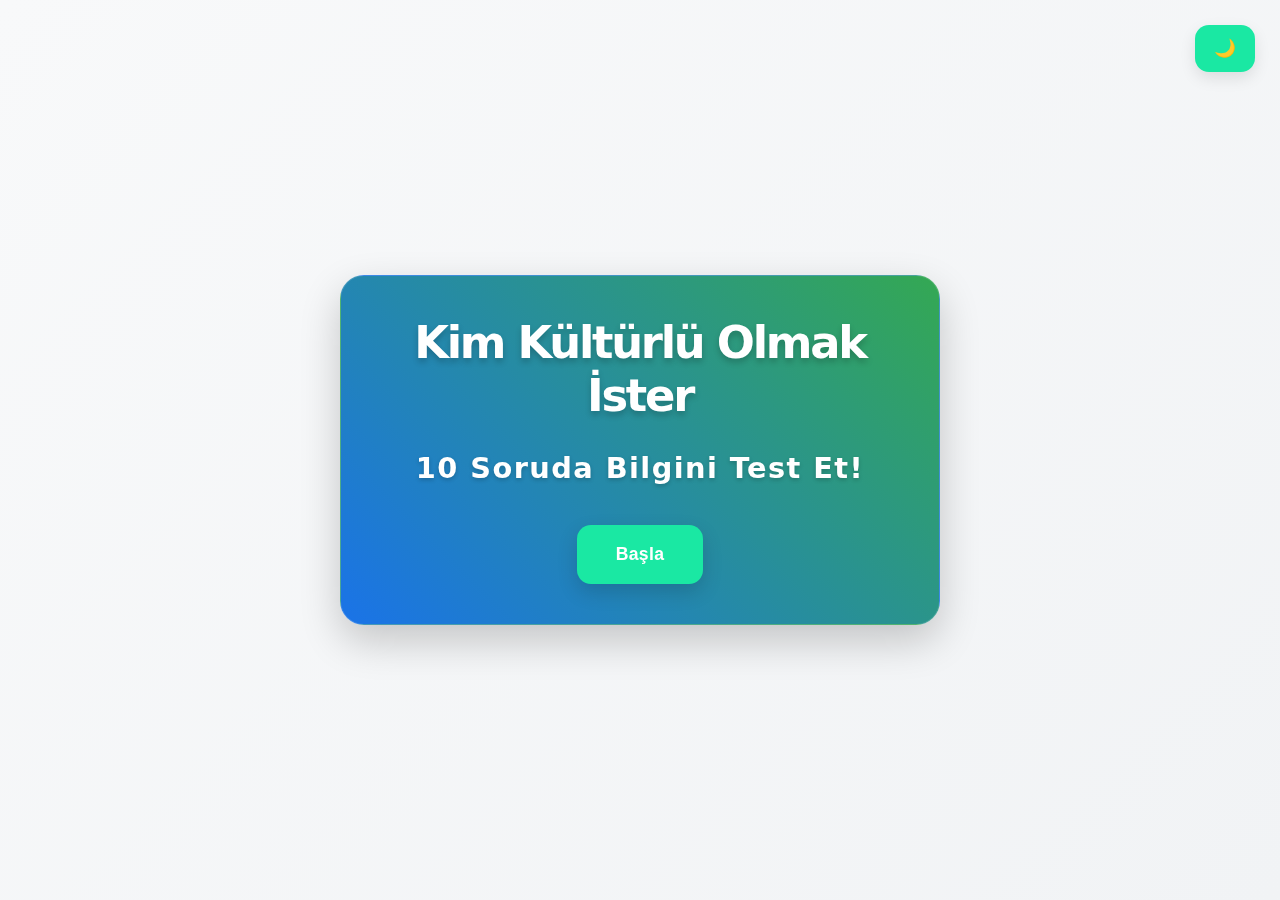
<file: index.html>
<!DOCTYPE html>
<html lang="tr">
<head>
    <meta charset="UTF-8">
    <meta name="viewport" content="width=device-width, initial-scale=1.0">
    <title>Kim Kültürlü Olmak İster</title>
    <link rel="stylesheet" href="styles.css">
</head>
<body>
    <button id="themeToggle" class="theme-btn">🌙</button>
    
    <div class="container visible">
        <div class="card home-card">
            <h1 class="title">Kim Kültürlü Olmak İster</h1>
            <p class="subtitle">10 Soruda Bilgini Test Et!</p>
            <button onclick="location.href='quiz.html'" class="primary-btn">Başla</button>
        </div>
    </div>

    <script src="app.js"></script>
</body>
</html>
</file>
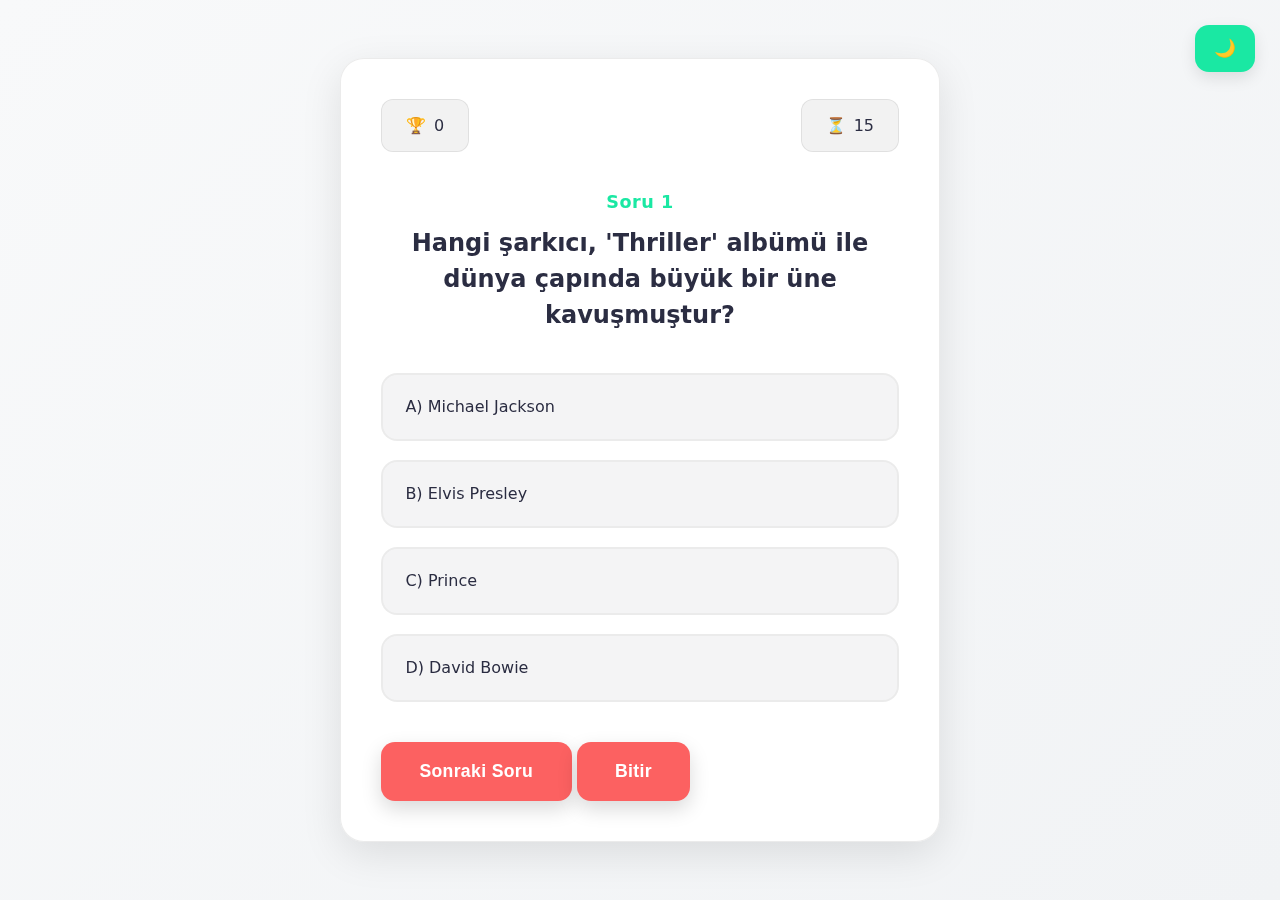
<file: quiz.html>
<!DOCTYPE html>
<html lang="tr">
<head>
    <meta charset="UTF-8">
    <meta name="viewport" content="width=device-width, initial-scale=1.0">
    <title>Quiz - Kim Kültürlü Olmak İster</title>
    <link rel="stylesheet" href="styles.css">
</head>
<body>
    <button id="themeToggle" class="theme-btn">🌙</button>
    
    <div class="container visible">
        <div class="card quiz-card">
            <div class="status-bar">
                <div class="score-box">
                    <span>🏆</span>
                    <span id="score">0</span>
                </div>
                <div class="timer-box">
                    <span>⏳</span>
                    <span id="timer">15</span>
                </div>
            </div>

            <div class="question-header">
                <span id="question-number">1. Soru</span>
                <h2 id="question"></h2>
            </div>

            <div id="options" class="options-container"></div>

            <div class="action-buttons">
                <button id="nextBtn" class="secondary-btn hidden">Sonraki Soru</button>
                <button id="finishBtn" class="secondary-btn hidden">Bitir</button>
            </div>
        </div>
    </div>

    <script src="app.js"></script>
</body>
</html>
</file>
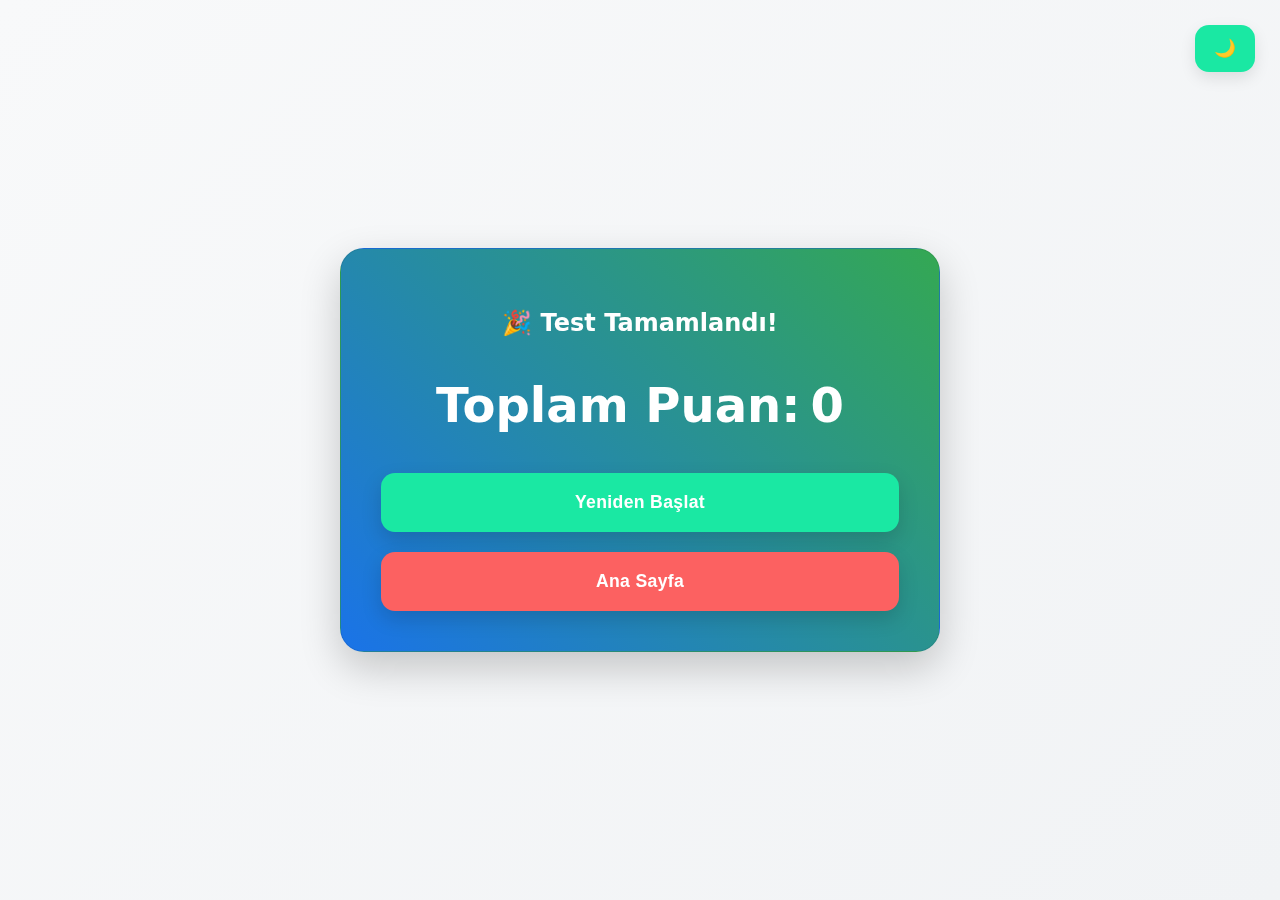
<file: result.html>
<!DOCTYPE html>
<html lang="tr">
<head>
    <meta charset="UTF-8">
    <meta name="viewport" content="width=device-width, initial-scale=1.0">
    <title>Sonuç - Kim Kültürlü Olmak İster</title>
    <link rel="stylesheet" href="styles.css">
</head>
<body>
    <button id="themeToggle" class="theme-btn">🌙</button>
    
    <div class="container visible">
        <div class="card result-card">
            <div class="result-content">
                <h2>🎉 Test Tamamlandı!</h2>
                <div class="final-score">
                    <span>Toplam Puan:</span>
                    <span id="final-score">0</span>
                </div>
                <div class="result-buttons">
                    <button onclick="location.href='quiz.html'" class="primary-btn">Yeniden Başlat</button>
                    <button onclick="location.href='index.html'" class="secondary-btn">Ana Sayfa</button>
                </div>
            </div>
        </div>
    </div>

    <script src="app.js"></script>
</body>
</html>
</file>
<file: styles.css>
:root {
    --light-bg: linear-gradient(135deg, #f8f9fa 0%, #f1f3f5 100%);
    --light-text: #2b2d42;
    --light-primary: #1ae8a3;
    --light-secondary: #fc6161;
    --light-card-bg: rgba(255, 255, 255, 0.98);
    --light-border: rgba(0, 0, 0, 0.08);
    --light-accent: #34a853;
    --light-gradient: linear-gradient(45deg, #1a73e8, #34a853);


    --dark-bg: linear-gradient(135deg, #1a1b1e 0%, #2d2f33 100%);
    --dark-text: #edf2f4;
    --dark-primary: #1ae8a3;
    --dark-secondary: #fc6161;
    --dark-card-bg: rgba(40, 42, 46, 0.98);
    --dark-border: rgba(255, 255, 255, 0.1);
    --dark-accent: #34a853;
    --dark-gradient: linear-gradient(45deg, #c0da63, #e21b1b);


    --primary-color: #007bff;
    --secondary-color: #d61d1d; 
}

body {
    font-family: 'Inter', system-ui, -apple-system, sans-serif;
    background: var(--bg-color);
    color: var(--text-color);
    margin: 0;
    min-height: 100vh;
    display: flex;
    justify-content: center;
    align-items: center;
    transition: all 0.3s ease;
}


body[data-theme="light"] {
    --bg-color: var(--light-bg);
    --text-color: var(--light-text);
    --primary-color: var(--light-primary);
    --secondary-color: var(--light-secondary);
    --card-bg: var(--light-card-bg);
    --border-color: var(--light-border);
    --accent-color: var(--light-accent);
    --gradient: var(--light-gradient);
}

body[data-theme="dark"] {
    --bg-color: var(--dark-bg);
    --text-color: var(--dark-text);
    --primary-color: var(--dark-primary);
    --secondary-color: var(--dark-secondary);
    --card-bg: var(--dark-card-bg);
    --border-color: var(--dark-border);
    --accent-color: var(--dark-accent);
    --gradient: var(--dark-gradient);
}

.container {
    width: 95%;
    max-width: 600px;
    padding: 20px;
    animation: fadeIn 0.5s ease;
}

.card {
    background: var(--card-bg);
    border-radius: 24px;
    padding: 2.5rem;
    box-shadow: 0 12px 40px rgba(0, 0, 0, 0.1);
    border: 1px solid var(--border-color);
    backdrop-filter: blur(12px);
    transition: transform 0.3s ease;
}

.card:hover {
    transform: translateY(-5px);
}

.home-card {
    background: var(--gradient);
    color: white;
    text-align: center;
    box-shadow: 0 16px 40px rgba(0, 0, 0, 0.2);
    border: 1px solid rgba(255, 255, 255, 0.15);
}

.title {
    font-size: 2.8rem;
    margin: 0 0 1.2rem 0;
    color: inherit;
    text-shadow: 0 4px 6px rgba(0, 0, 0, 0.2);
    font-weight: 700;
    letter-spacing: -0.05em;
}

.subtitle {
    font-size: 1.8rem;
    color: white;
    margin-bottom: 2.5rem;
    font-weight: 700;
    text-shadow: 0 2px 4px rgba(0, 0, 0, 0.2);
    letter-spacing: 0.05em;
}

.primary-btn,
.secondary-btn {
    padding: 1.2rem 2.4rem;
    border: none;
    border-radius: 14px;
    font-size: 1.1rem;
    cursor: pointer;
    transition: all 0.2s cubic-bezier(0.4, 0, 0.2, 1);
    font-weight: 600;
    box-shadow: 0 8px 20px rgba(0, 0, 0, 0.15);
    letter-spacing: 0.02em;
    position: relative;
    overflow: hidden;
    display: inline-flex;
    align-items: center;
    justify-content: center;
    text-align: center;
}

.primary-btn {
    background: var(--primary-color); 
    color: white; 
}

.primary-btn:hover {
    background: var(--primary-color); 
    color: white;
    box-shadow: 0 12px 24px rgba(0, 0, 0, 0.2);
}


.secondary-btn {
    background: var(--secondary-color);
    color: white; 
}

.secondary-btn:hover {
    background: var(--secondary-color);
    color: white; 
    box-shadow: 0 12px 24px rgba(0, 0, 0, 0.2);
}

.status-bar {
    display: flex;
    justify-content: space-between;
    margin-bottom: 2.5rem;
}

.score-box, .timer-box {
    display: flex;
    align-items: center;
    gap: 0.5rem;
    padding: 1rem 1.5rem;
    border-radius: 12px;
    background: rgba(0, 0, 0, 0.05);
    backdrop-filter: blur(8px);
    border: 1px solid var(--border-color);
    font-weight: 500;
}

.question-header {
    margin-bottom: 2.5rem;
    text-align: center;
}

#question-number {
    display: block;
    color: var(--primary-color);
    font-weight: 700;
    margin-bottom: 0.8rem;
    font-size: 1.1rem;
    letter-spacing: 0.03em;
}

#question {
    font-size: 1.5rem;
    margin: 0;
    line-height: 1.5;
    color: var(--text-color);
    font-weight: 600;
}

.options-container {
    display: grid;
    gap: 1.2rem;
    margin: 2.5rem 0;
}

.option {
    padding: 1.4rem;
    border: 2px solid var(--border-color);
    border-radius: 16px;
    cursor: pointer;
    transition: all 0.2s cubic-bezier(0.4, 0, 0.2, 1);
    background: var(--card-bg);
    font-weight: 500;
    font-size: 1rem;
    position: relative;
    overflow: hidden;
}

.option::before {
    content: '';
    position: absolute;
    top: 0;
    left: 0;
    width: 100%;
    height: 100%;
    background: currentColor;
    opacity: 0.05;
    transition: opacity 0.3s ease;
}

.option:hover {
    transform: translateY(-3px);
    border-color: var(--primary-color);
    box-shadow: 0 6px 20px rgba(0, 0, 0, 0.08);
}

.option.correct {
    background: var(--accent-color) !important;
    border-color: transparent !important;
    color: white !important;
    animation: pulse 0.6s ease;
}

.option.wrong {
    background: var(--secondary-color) !important;
    border-color: transparent !important;
    color: white !important;
    animation: shake 0.4s ease;
}

.result-card {
    text-align: center;
    background: var(--gradient);
    color: white;
    box-shadow: 0 16px 40px rgba(0, 0, 0, 0.2);
}

.final-score {
    font-size: 3rem;
    margin: 2.5rem 0;
    display: flex;
    flex-direction: row;
    gap: 10px;
    font-weight: 700;
    align-items: center;
    justify-content: center;
    color: white
}

.result-buttons {
    display: flex;
    flex-direction: column;
    gap: 1.2rem;
    margin-top: 2.5rem;
}


.theme-btn {
    position: fixed;
    top: 25px;
    right: 25px;
    background: var(--primary-color);
    color: white;
    border: none;
    border-radius: 14px;
    padding: 0.8rem 1.2rem;
    cursor: pointer;
    display: flex;
    align-items: center;
    gap: 0.5rem;
    font-size: 1.1rem;
    transition: all 0.3s ease;
    box-shadow: 0 6px 16px rgba(0, 0, 0, 0.1);
    z-index: 1000;
}

.theme-btn:hover {
    transform: translateY(-2px);
    box-shadow: 0 8px 20px rgba(0, 0, 0, 0.15);
}

@keyframes fadeIn {
    from { opacity: 0; transform: translateY(20px); }
    to { opacity: 1; transform: translateY(0); }
}

@keyframes pulse {
    0% { transform: scale(1); }
    50% { transform: scale(1.02); }
    100% { transform: scale(1); }
}

@keyframes shake {
    0% { transform: translateX(0); }
    25% { transform: translateX(8px); }
    50% { transform: translateX(-8px); }
    75% { transform: translateX(8px); }
    100% { transform: translateX(0); }
}

@media (max-width: 480px) {
    .card {
        padding: 1.8rem;
    }

    .title {
        font-size: 2.2rem;
    }

    #question {
        font-size: 1.3rem;
    }

    .theme-btn {
        top: 15px;
        right: 15px;
        padding: 0.6rem 1rem;
    }
}
</file>
